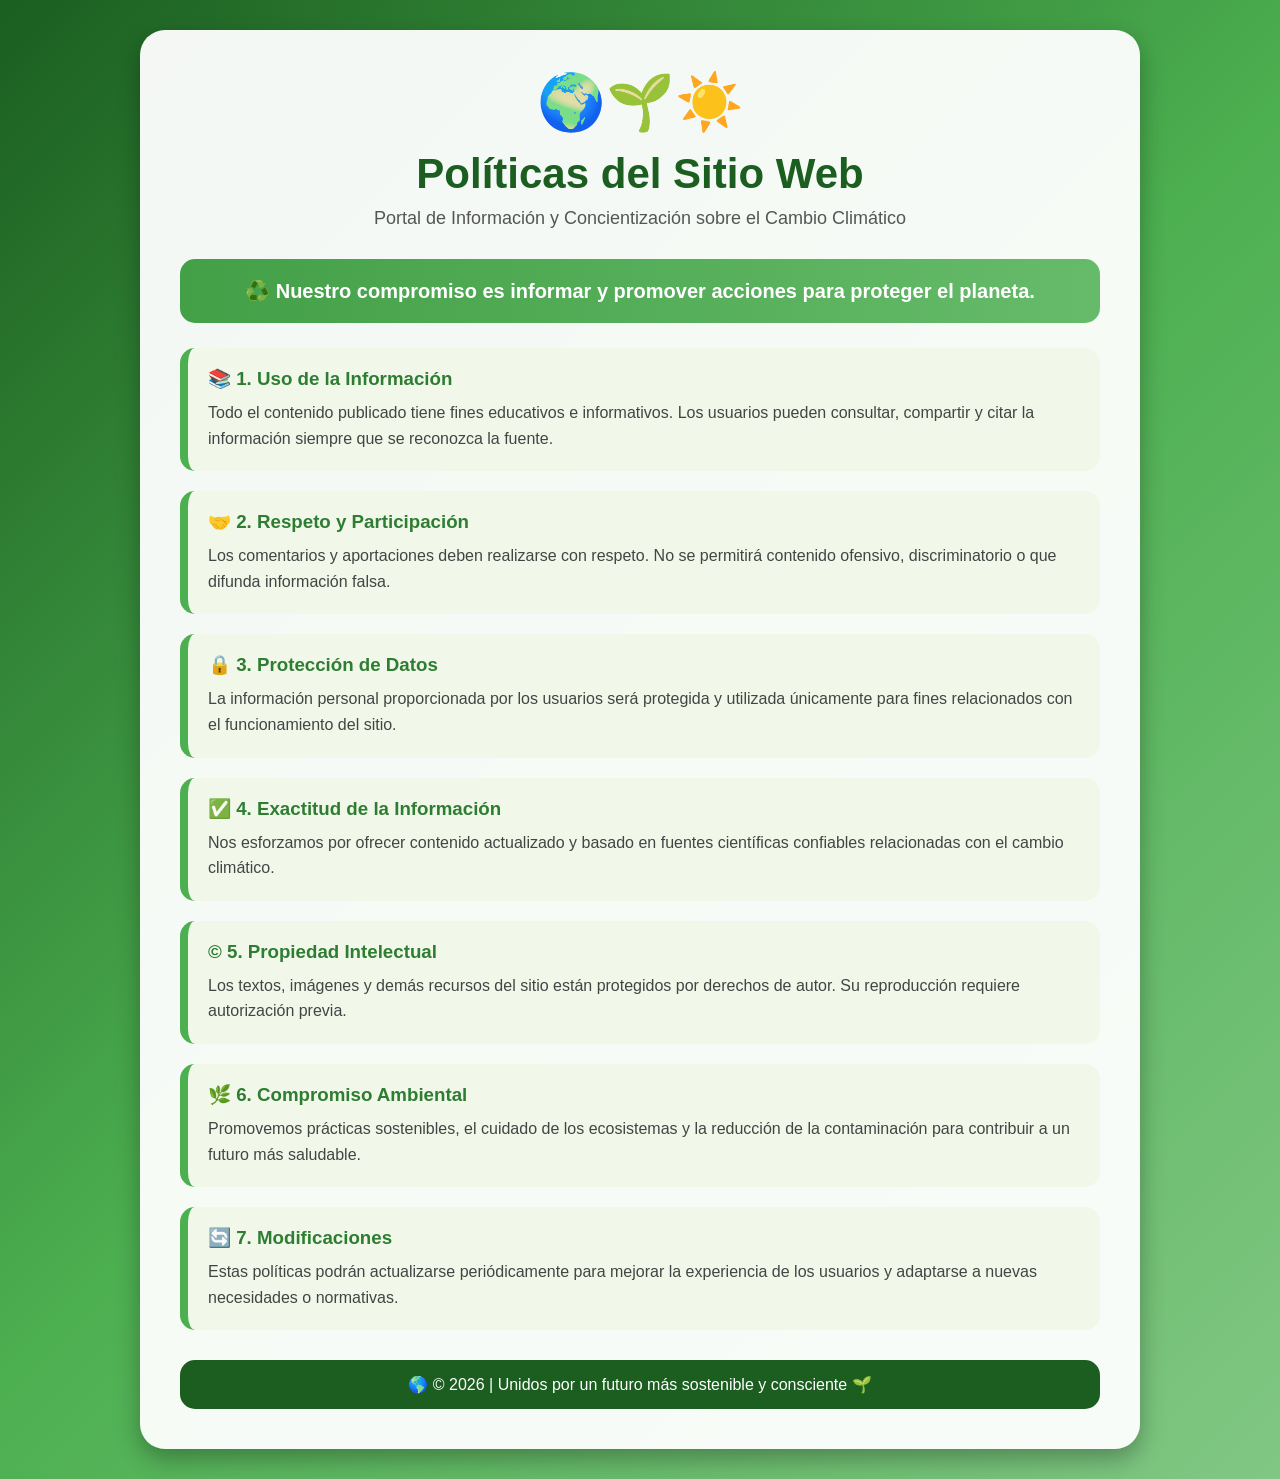
<file: politicadelsitio.html>
<!DOCTYPE html>
<html lang="es">
<head>
    <meta charset="UTF-8">
    <meta name="viewport" content="width=device-width, initial-scale=1.0">
    <title>Políticas del Sitio - Cambio Climático</title>

    <style>
        *{
            margin: 0;
            padding: 0;
            box-sizing: border-box;
            font-family: Arial, sans-serif;
        }

        body{
            background: linear-gradient(135deg, #1b5e20, #4caf50, #81c784);
            min-height: 100vh;
            padding: 30px;
        }

        .contenedor{
            max-width: 1000px;
            margin: auto;
            background: rgba(255,255,255,0.95);
            border-radius: 25px;
            padding: 40px;
            box-shadow: 0 10px 25px rgba(0,0,0,0.3);
        }

        .encabezado{
            text-align: center;
            margin-bottom: 30px;
        }

        .encabezado h1{
            color: #1b5e20;
            font-size: 42px;
            margin-bottom: 10px;
        }

        .encabezado p{
            color: #555;
            font-size: 18px;
        }

        .iconos{
            font-size: 55px;
            margin-bottom: 15px;
        }

        .politica{
            background: #f1f8e9;
            margin: 20px 0;
            padding: 20px;
            border-left: 8px solid #4caf50;
            border-radius: 15px;
            transition: transform 0.3s;
        }

        .politica:hover{
            transform: scale(1.02);
        }

        .politica h3{
            color: #2e7d32;
            margin-bottom: 10px;
        }

        .politica p{
            color: #444;
            line-height: 1.6;
        }

        footer{
            margin-top: 30px;
            text-align: center;
            background: #1b5e20;
            color: white;
            padding: 15px;
            border-radius: 15px;
            font-size: 16px;
        }

        .banner{
            background: linear-gradient(90deg, #43a047, #66bb6a);
            color: white;
            padding: 20px;
            border-radius: 15px;
            text-align: center;
            margin-bottom: 25px;
            font-size: 20px;
            font-weight: bold;
        }
    </style>
</head>
<body>

    <div class="contenedor">

        <div class="encabezado">
            <div class="iconos">🌍🌱☀️</div>
            <h1>Políticas del Sitio Web</h1>
            <p>Portal de Información y Concientización sobre el Cambio Climático</p>
        </div>

        <div class="banner">
            ♻️ Nuestro compromiso es informar y promover acciones para proteger el planeta.
        </div>

        <div class="politica">
            <h3>📚 1. Uso de la Información</h3>
            <p>
                Todo el contenido publicado tiene fines educativos e informativos. Los usuarios pueden
                consultar, compartir y citar la información siempre que se reconozca la fuente.
            </p>
        </div>

        <div class="politica">
            <h3>🤝 2. Respeto y Participación</h3>
            <p>
                Los comentarios y aportaciones deben realizarse con respeto. No se permitirá contenido
                ofensivo, discriminatorio o que difunda información falsa.
            </p>
        </div>

        <div class="politica">
            <h3>🔒 3. Protección de Datos</h3>
            <p>
                La información personal proporcionada por los usuarios será protegida y utilizada
                únicamente para fines relacionados con el funcionamiento del sitio.
            </p>
        </div>

        <div class="politica">
            <h3>✅ 4. Exactitud de la Información</h3>
            <p>
                Nos esforzamos por ofrecer contenido actualizado y basado en fuentes científicas
                confiables relacionadas con el cambio climático.
            </p>
        </div>

        <div class="politica">
            <h3>©️ 5. Propiedad Intelectual</h3>
            <p>
                Los textos, imágenes y demás recursos del sitio están protegidos por derechos de autor.
                Su reproducción requiere autorización previa.
            </p>
        </div>

        <div class="politica">
            <h3>🌿 6. Compromiso Ambiental</h3>
            <p>
                Promovemos prácticas sostenibles, el cuidado de los ecosistemas y la reducción de la
                contaminación para contribuir a un futuro más saludable.
            </p>
        </div>

        <div class="politica">
            <h3>🔄 7. Modificaciones</h3>
            <p>
                Estas políticas podrán actualizarse periódicamente para mejorar la experiencia de los
                usuarios y adaptarse a nuevas necesidades o normativas.
            </p>
        </div>

        <footer>
            🌎 © 2026 | Unidos por un futuro más sostenible y consciente 🌱
        </footer>

    </div>

</body>
</html>
</file>
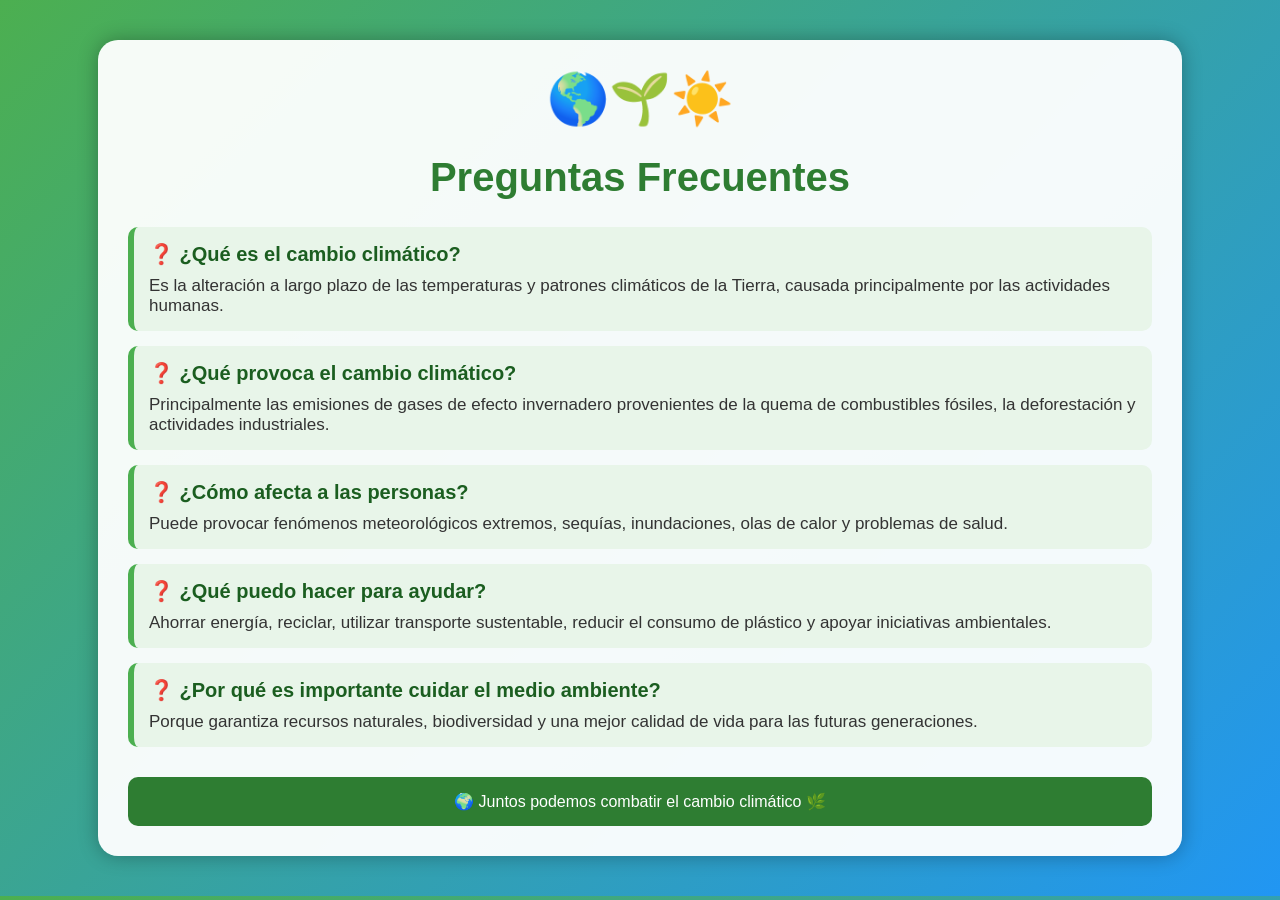
<file: pregutasfrecuentes.html>
<!DOCTYPE html>
<html lang="es">
<head>
    <meta charset="UTF-8">
    <meta name="viewport" content="width=device-width, initial-scale=1.0">
    <title>Preguntas Frecuentes - Cambio Climático</title>

    <style>
        body{
            font-family: Arial, sans-serif;
            background: linear-gradient(135deg, #4CAF50, #2196F3);
            margin: 0;
            padding: 0;
            color: #333;
        }

        .contenedor{
            width: 80%;
            margin: 40px auto;
            background-color: rgba(255,255,255,0.95);
            padding: 30px;
            border-radius: 20px;
            box-shadow: 0 0 20px rgba(0,0,0,0.3);
        }

        h1{
            text-align: center;
            color: #2E7D32;
            font-size: 40px;
        }

        .faq{
            background-color: #E8F5E9;
            margin: 15px 0;
            padding: 15px;
            border-left: 6px solid #4CAF50;
            border-radius: 10px;
        }

        .pregunta{
            font-weight: bold;
            color: #1B5E20;
            font-size: 20px;
        }

        .respuesta{
            margin-top: 10px;
            font-size: 17px;
        }

        footer{
            text-align: center;
            margin-top: 30px;
            padding: 15px;
            background-color: #2E7D32;
            color: white;
            border-radius: 10px;
        }

        .icono{
            font-size: 50px;
            text-align: center;
        }
    </style>
</head>
<body>

    <div class="contenedor">

        <div class="icono">🌎🌱☀️</div>

        <h1>Preguntas Frecuentes</h1>

        <div class="faq">
            <div class="pregunta">❓ ¿Qué es el cambio climático?</div>
            <div class="respuesta">
                Es la alteración a largo plazo de las temperaturas y patrones climáticos de la Tierra,
                causada principalmente por las actividades humanas.
            </div>
        </div>

        <div class="faq">
            <div class="pregunta">❓ ¿Qué provoca el cambio climático?</div>
            <div class="respuesta">
                Principalmente las emisiones de gases de efecto invernadero provenientes de la quema
                de combustibles fósiles, la deforestación y actividades industriales.
            </div>
        </div>

        <div class="faq">
            <div class="pregunta">❓ ¿Cómo afecta a las personas?</div>
            <div class="respuesta">
                Puede provocar fenómenos meteorológicos extremos, sequías, inundaciones,
                olas de calor y problemas de salud.
            </div>
        </div>

        <div class="faq">
            <div class="pregunta">❓ ¿Qué puedo hacer para ayudar?</div>
            <div class="respuesta">
                Ahorrar energía, reciclar, utilizar transporte sustentable, reducir el consumo
                de plástico y apoyar iniciativas ambientales.
            </div>
        </div>

        <div class="faq">
            <div class="pregunta">❓ ¿Por qué es importante cuidar el medio ambiente?</div>
            <div class="respuesta">
                Porque garantiza recursos naturales, biodiversidad y una mejor calidad de vida
                para las futuras generaciones.
            </div>
        </div>

        <footer>
            🌍 Juntos podemos combatir el cambio climático 🌿
        </footer>

    </div>

</body>
</html>
</file>
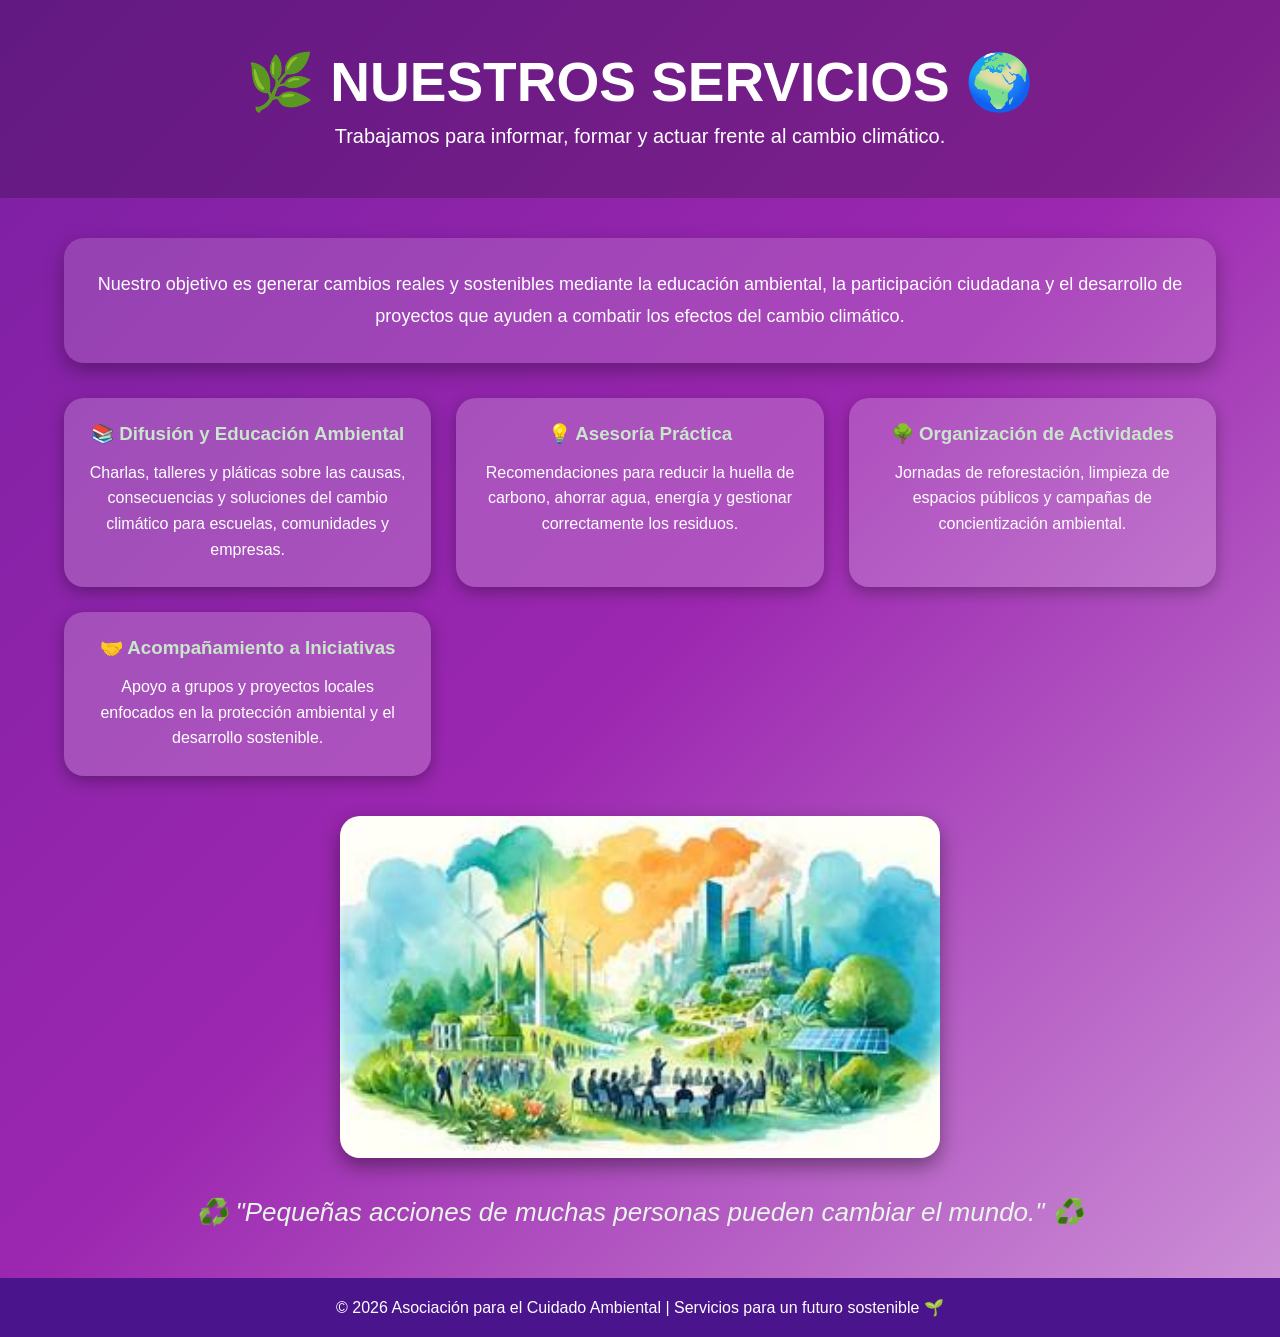
<file: servicios.html>
<!DOCTYPE html>
<html lang="es">
<head>
<meta charset="utf-8">
<meta name="viewport" content="width=device-width, initial-scale=1">
<title>Nuestros Servicios</title>

<style>
*{
    margin:0;
    padding:0;
    box-sizing:border-box;
    font-family: Arial, sans-serif;
}

body{
    background: linear-gradient(135deg, #7B1FA2, #9C27B0, #CE93D8);
    color:white;
}

/* Encabezado */
header{
    text-align:center;
    padding:50px;
    background:rgba(0,0,0,0.2);
}

header h1{
    font-size:55px;
}

header p{
    margin-top:10px;
    font-size:20px;
}

/* Contenedor */
.contenedor{
    width:90%;
    max-width:1200px;
    margin:40px auto;
}

/* Introducción */
.intro{
    background:rgba(255,255,255,0.15);
    padding:30px;
    border-radius:20px;
    text-align:center;
    box-shadow:0 8px 20px rgba(0,0,0,0.3);
}

.intro p{
    font-size:18px;
    line-height:1.8;
}

/* Servicios */
.servicios{
    display:grid;
    grid-template-columns:repeat(auto-fit,minmax(280px,1fr));
    gap:25px;
    margin-top:35px;
}

.tarjeta{
    background:rgba(255,255,255,0.2);
    padding:25px;
    border-radius:20px;
    text-align:center;
    transition:0.4s;
    box-shadow:0 5px 15px rgba(0,0,0,0.3);
}

.tarjeta:hover{
    transform:translateY(-10px);
}

.tarjeta h3{
    color:#C8E6C9;
    margin-bottom:15px;
}

.tarjeta p{
    line-height:1.6;
}

/* Imagen */
.imagen{
    text-align:center;
    margin-top:40px;
}

.imagen img{
    width:600px;
    max-width:100%;
    border-radius:20px;
    box-shadow:0 8px 20px rgba(0,0,0,0.4);
    transition:0.4s;
}

.imagen img:hover{
    transform:scale(1.03);
}

/* Frase */
.frase{
    text-align:center;
    margin-top:35px;
    font-size:26px;
    color:#E8F5E9;
    font-style:italic;
}

/* Footer */
footer{
    margin-top:50px;
    background:#4A148C;
    text-align:center;
    padding:20px;
}
</style>

</head>

<body>

<header>
    <h1>🌿 NUESTROS SERVICIOS 🌍</h1>
    <p>Trabajamos para informar, formar y actuar frente al cambio climático.</p>
</header>

<div class="contenedor">

    <div class="intro">
        <p>
            Nuestro objetivo es generar cambios reales y sostenibles mediante
            la educación ambiental, la participación ciudadana y el desarrollo
            de proyectos que ayuden a combatir los efectos del cambio climático.
        </p>
    </div>

    <div class="servicios">

        <div class="tarjeta">
            <h3>📚 Difusión y Educación Ambiental</h3>
            <p>
                Charlas, talleres y pláticas sobre las causas, consecuencias y
                soluciones del cambio climático para escuelas, comunidades y empresas.
            </p>
        </div>

        <div class="tarjeta">
            <h3>💡 Asesoría Práctica</h3>
            <p>
                Recomendaciones para reducir la huella de carbono, ahorrar agua,
                energía y gestionar correctamente los residuos.
            </p>
        </div>

        <div class="tarjeta">
            <h3>🌳 Organización de Actividades</h3>
            <p>
                Jornadas de reforestación, limpieza de espacios públicos y campañas
                de concientización ambiental.
            </p>
        </div>

        <div class="tarjeta">
            <h3>🤝 Acompañamiento a Iniciativas</h3>
            <p>
                Apoyo a grupos y proyectos locales enfocados en la protección
                ambiental y el desarrollo sostenible.
            </p>
        </div>

    </div>

    <div class="imagen">
        <img src="imagen/charla.jpg" alt="Charla ambiental">
    </div>

    <div class="frase">
        ♻️ "Pequeñas acciones de muchas personas pueden cambiar el mundo." ♻️
    </div>

</div>

<footer>
    © 2026 Asociación para el Cuidado Ambiental | Servicios para un futuro sostenible 🌱
</footer>

</body>
</html>
</file>
